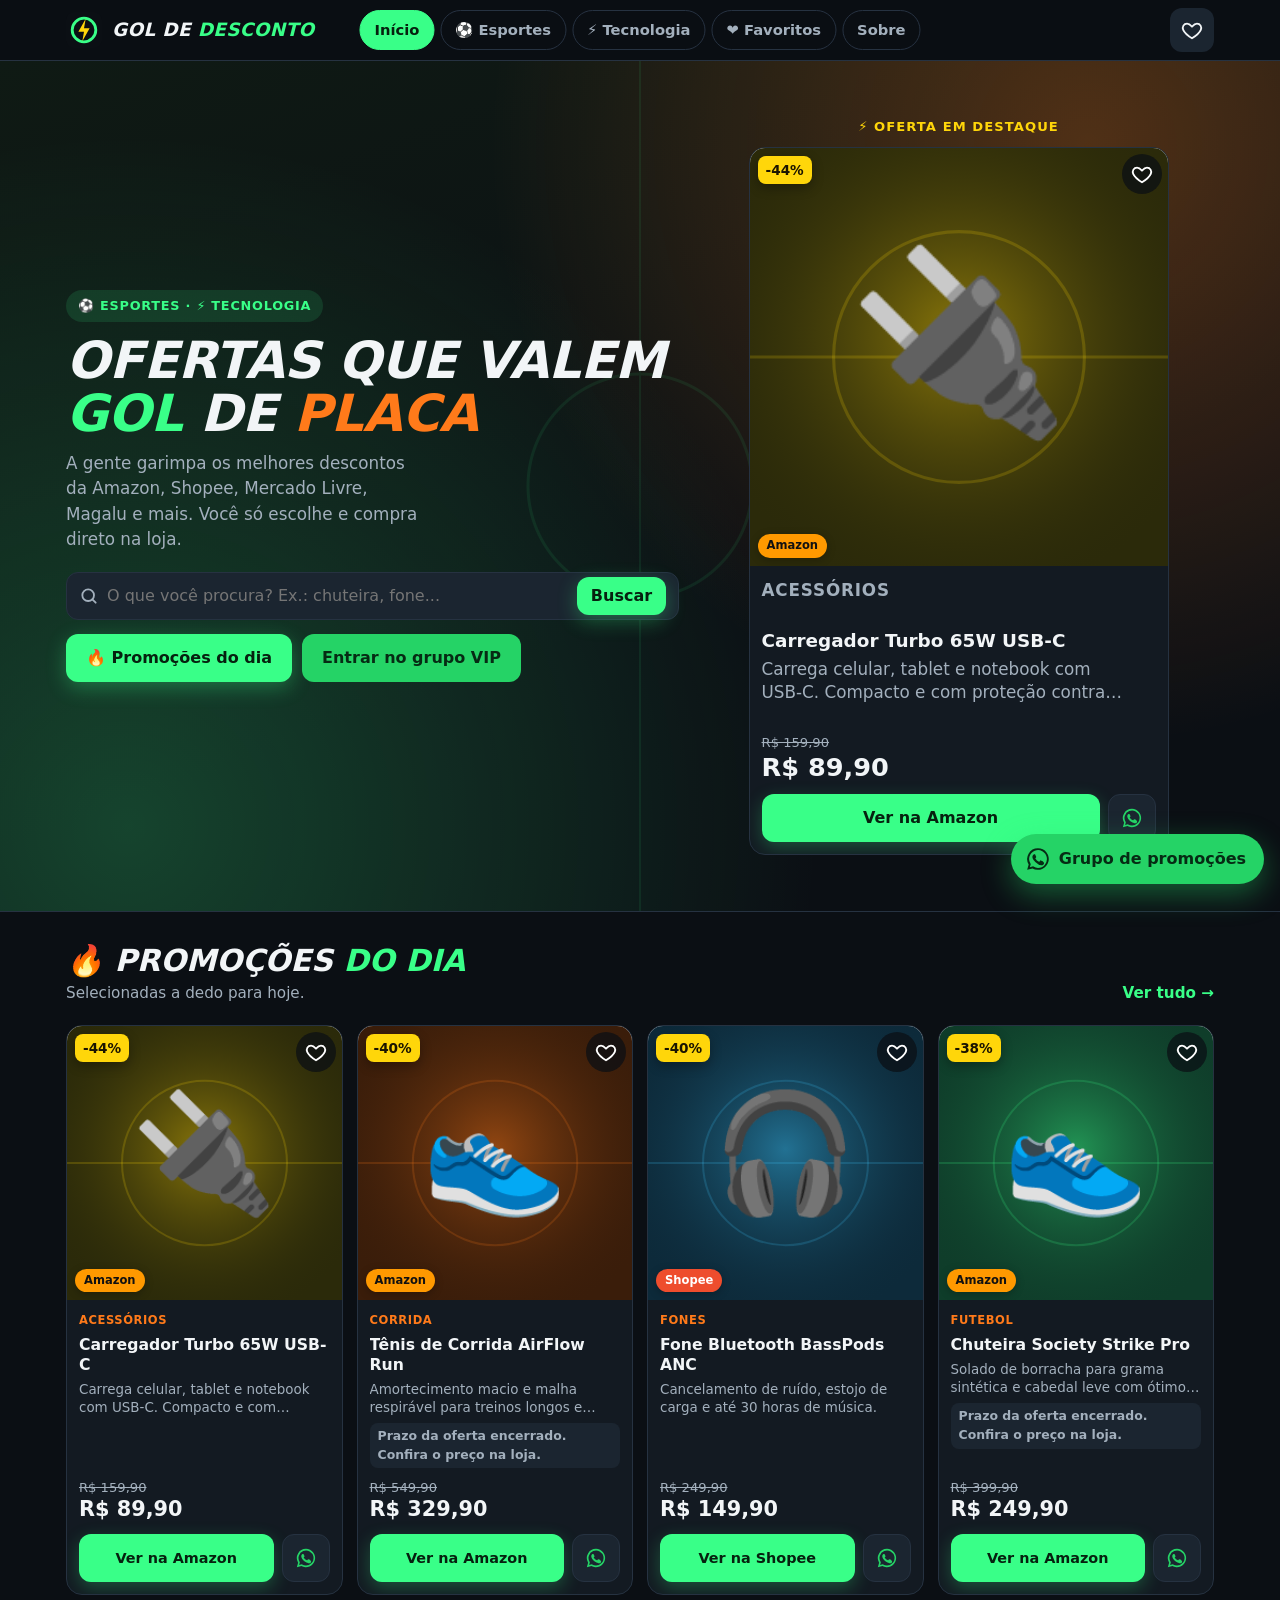
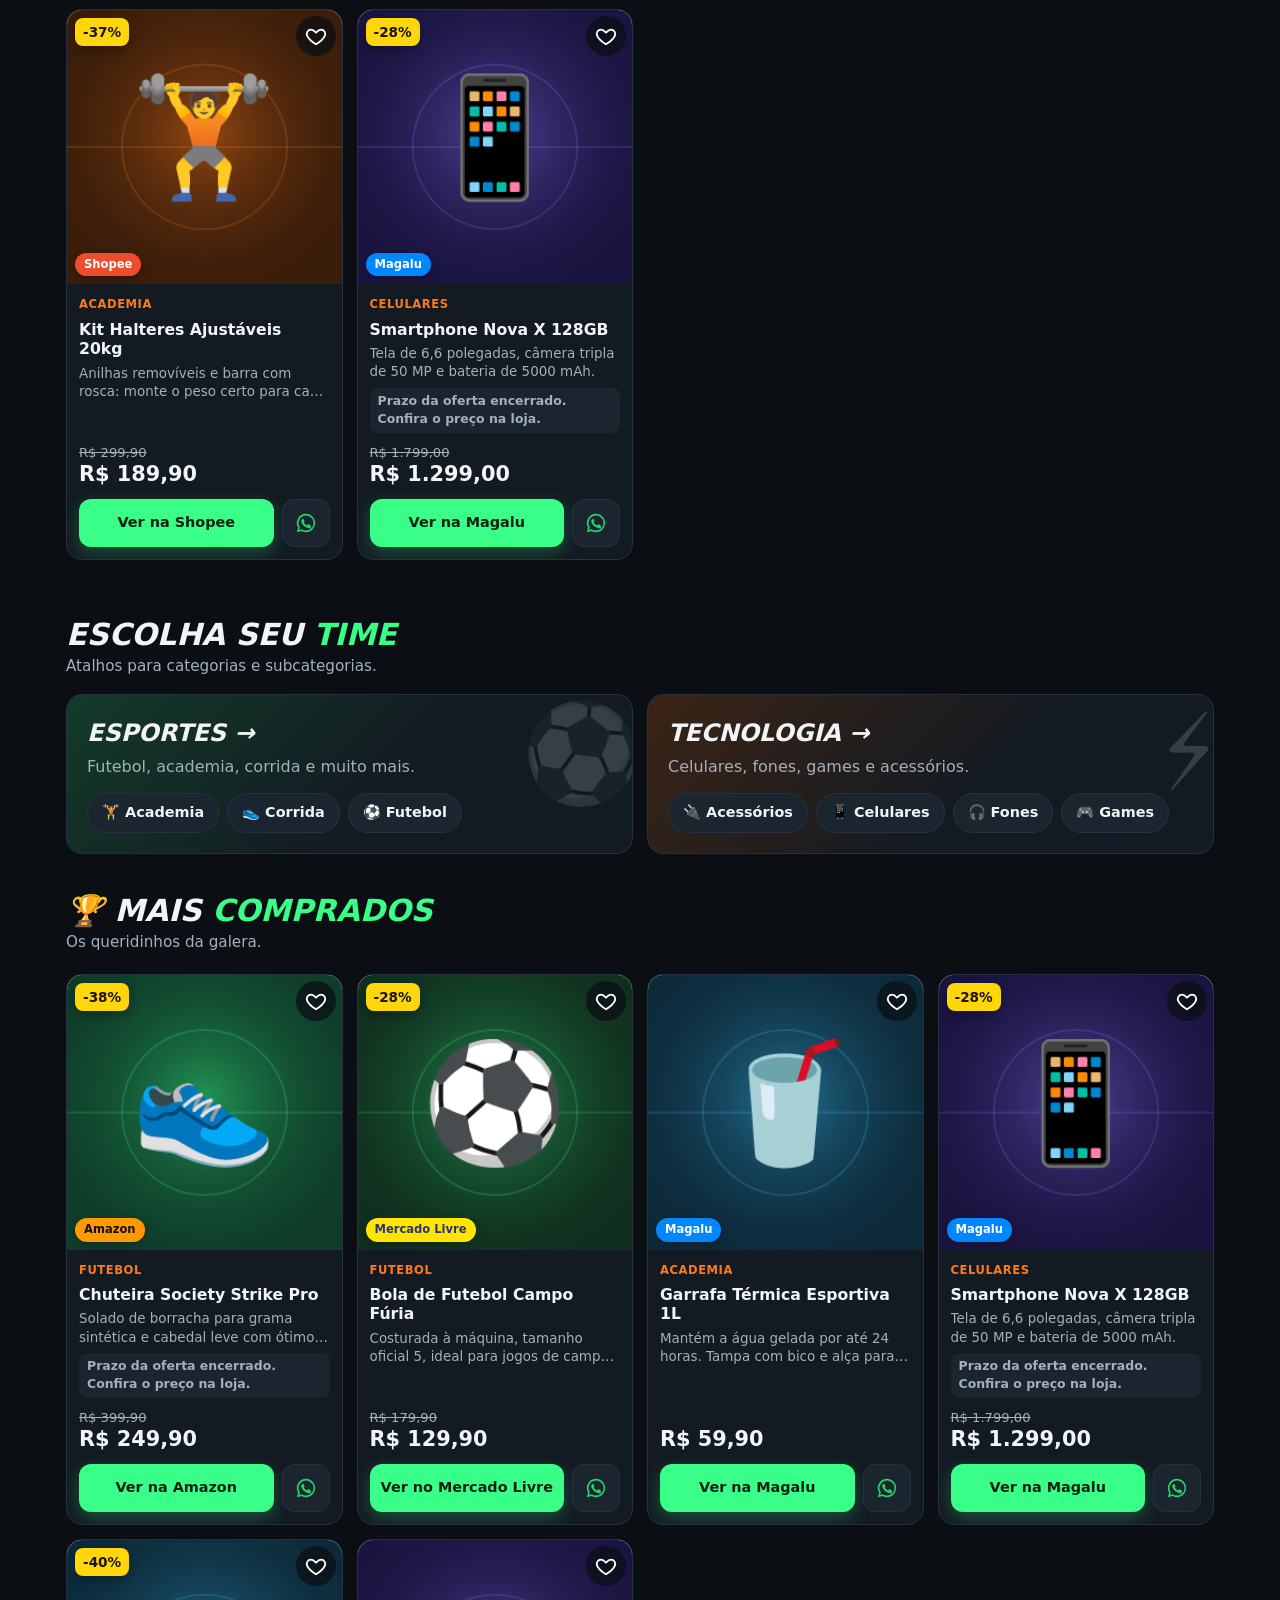
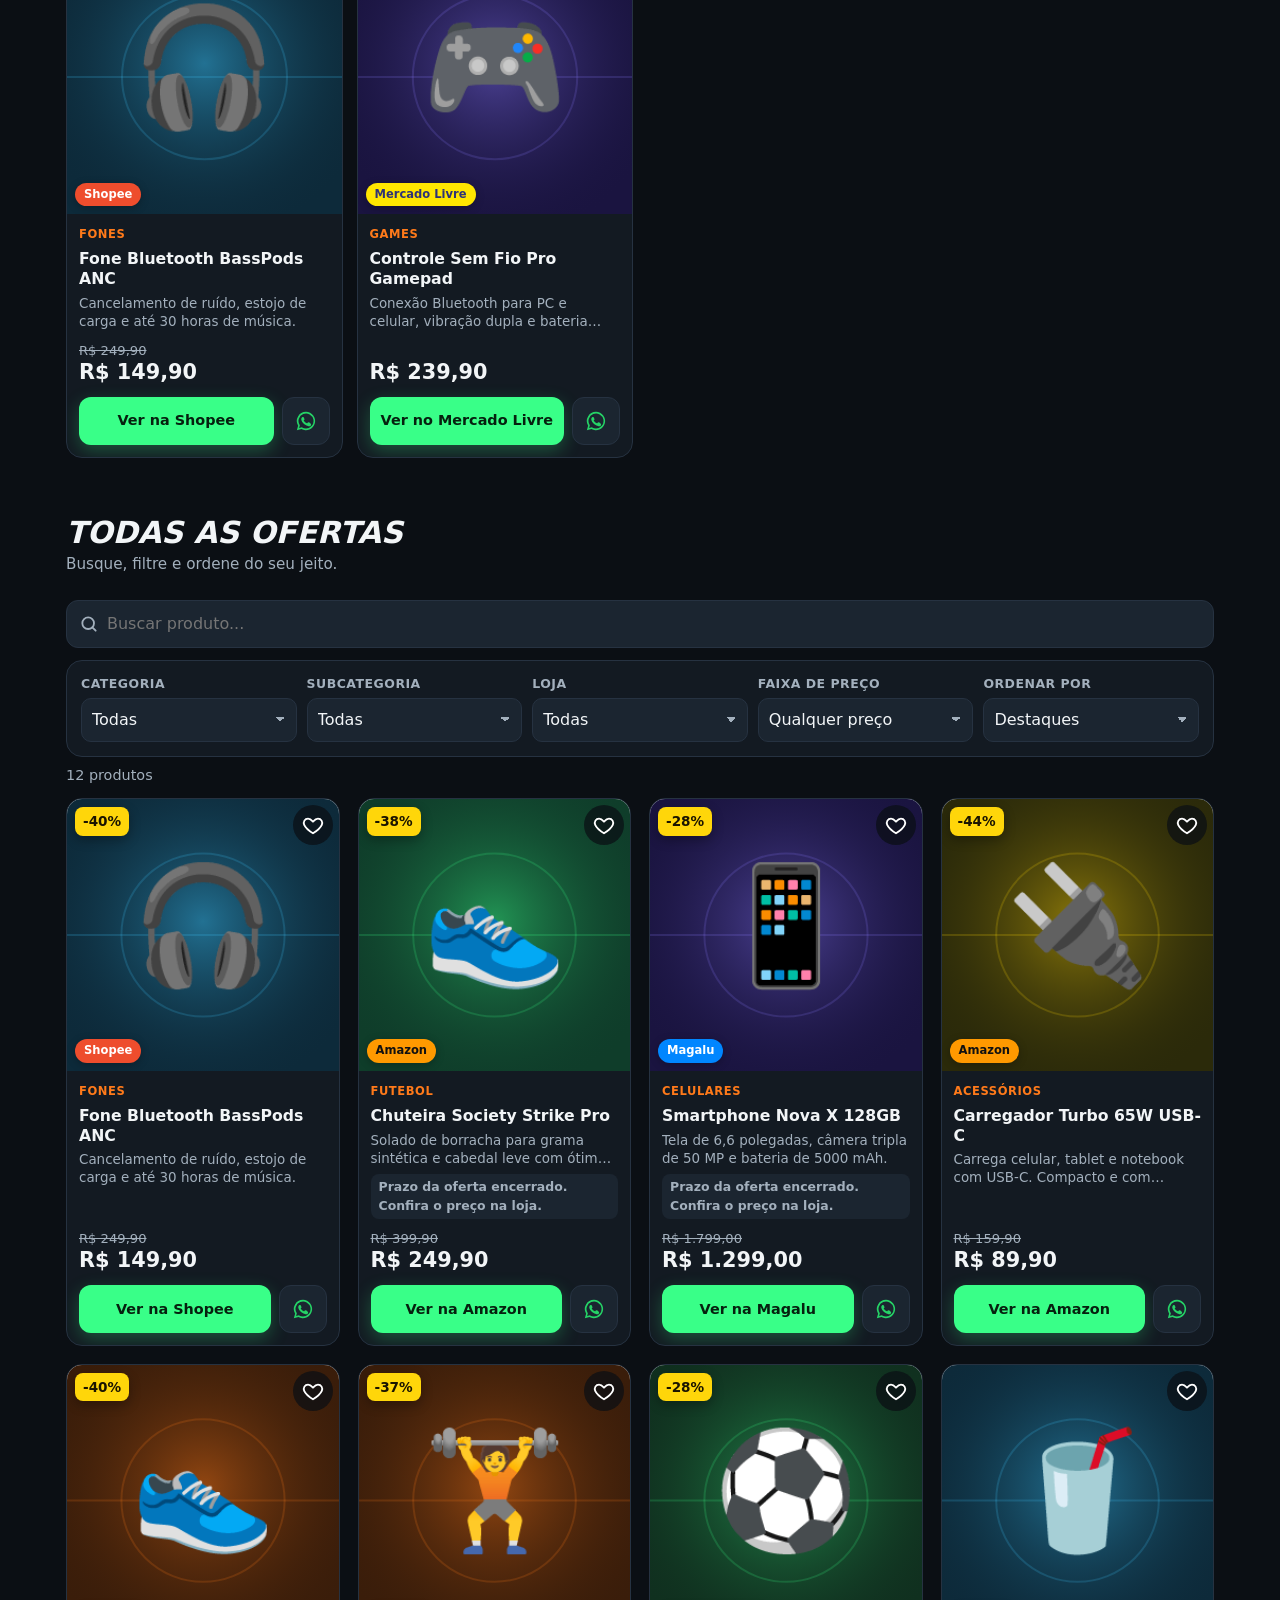
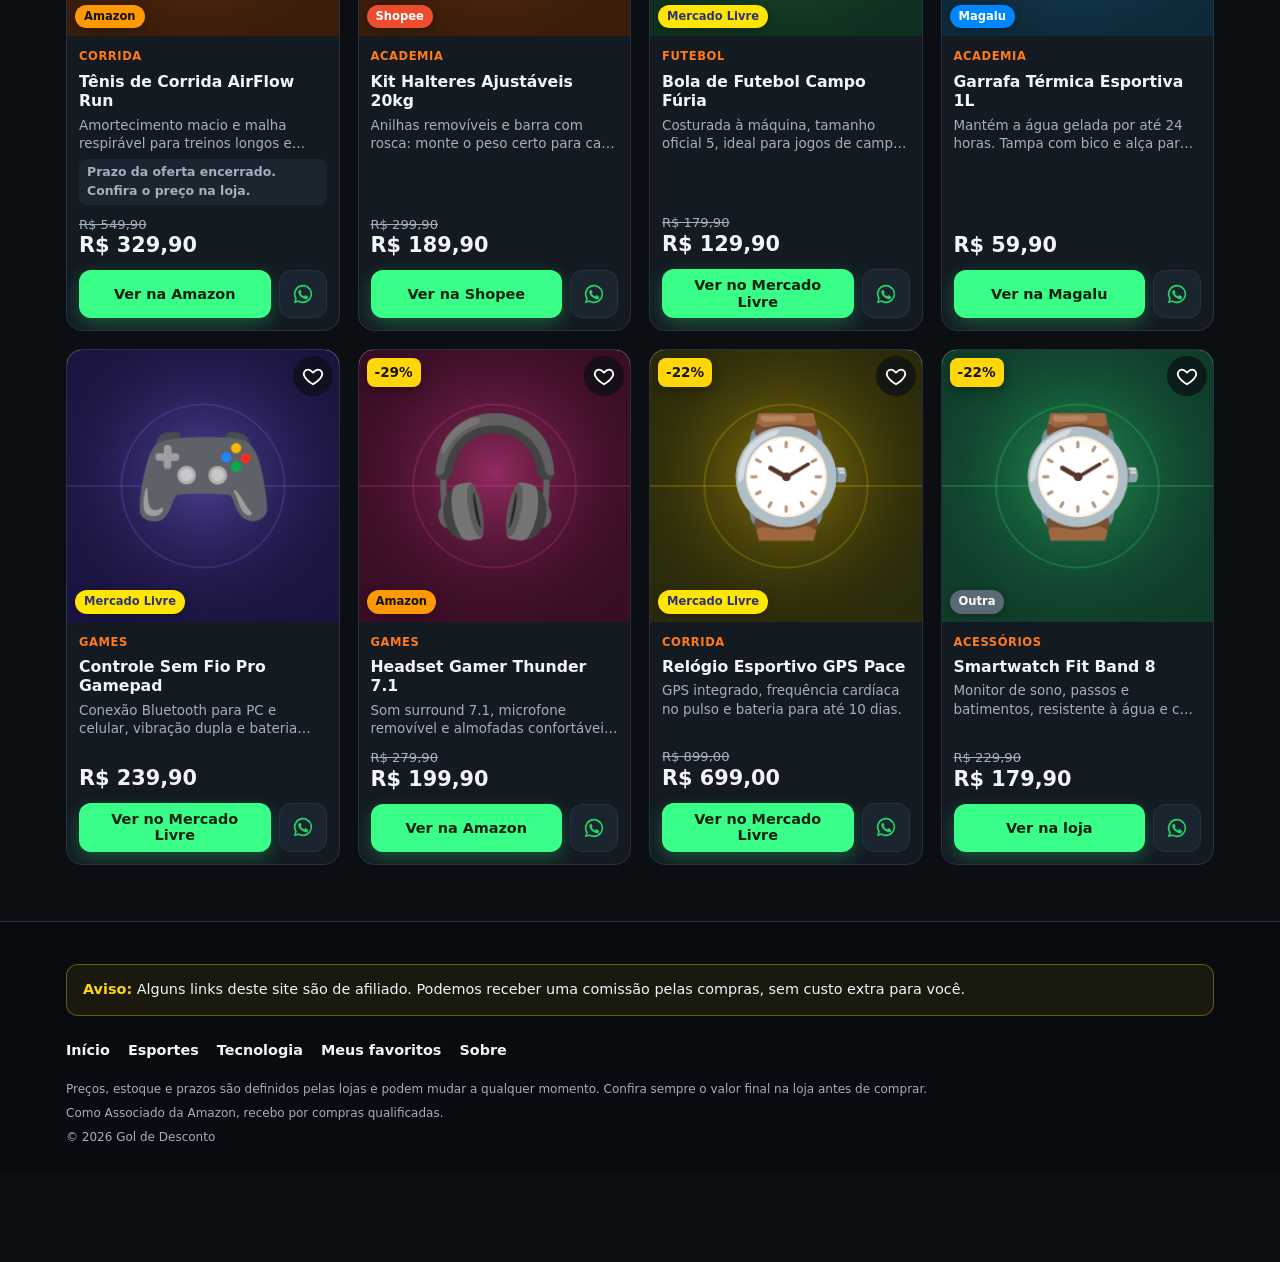
<file: index.html>
<!doctype html>
<html lang="pt-BR">
<head>
<meta charset="utf-8">
<meta name="viewport" content="width=device-width, initial-scale=1, viewport-fit=cover">
<title>Gol de Desconto | Ofertas de Esportes e Tecnologia</title>
<meta name="description" content="As melhores promoções de esportes e tecnologia na Amazon, Shopee, Mercado Livre e Magalu, num só lugar. Chuteiras, tênis, celulares, fones e games com desconto.">
<meta name="theme-color" content="#0b0f14">
<link rel="canonical" href="https://gol-de-desconto.vercel.app/">
<link rel="icon" href="img/favicon.svg" type="image/svg+xml">
<link rel="apple-touch-icon" href="img/apple-touch-icon.png">
<meta property="og:type" content="website">
<meta property="og:locale" content="pt_BR">
<meta property="og:site_name" content="Gol de Desconto">
<meta property="og:title" content="Gol de Desconto | Ofertas de Esportes e Tecnologia">
<meta property="og:description" content="As melhores promoções de esportes e tecnologia na Amazon, Shopee, Mercado Livre e Magalu, num só lugar. Chuteiras, tênis, celulares, fones e games com desconto.">
<meta property="og:url" content="https://gol-de-desconto.vercel.app/">
<meta property="og:image" content="https://gol-de-desconto.vercel.app/img/og-image.jpg">
<meta property="og:image:width" content="1200">
<meta property="og:image:height" content="630">
<meta property="og:image:alt" content="Gol de Desconto: ofertas de esportes e tecnologia">
<meta name="twitter:card" content="summary_large_image">
<link rel="stylesheet" href="css/style.css">
<script src="js/config.js" defer></script>
<script src="js/app.js" defer></script>
</head>
<body data-pagina="inicio">
<header class="topo">
  <div class="container topo-linha">
    <a class="logo" href="index.html" aria-label="Gol de Desconto: página inicial">
      <img src="img/favicon.svg" alt="" width="36" height="36">
      <span class="logo-texto">Gol de <span>Desconto</span></span>
    </a>
    <a class="topo-fav" href="favoritos.html" aria-label="Meus favoritos"><svg viewBox="0 0 24 24" aria-hidden="true" fill="none" stroke="currentColor" stroke-width="2"><path d="M12 21s-7.5-4.6-9.6-9.2C1 8.6 3 5 6.6 5c2 0 3.4 1.1 5.4 3.2C14 6.1 15.4 5 17.4 5 21 5 23 8.6 21.6 11.8 19.5 16.4 12 21 12 21z"/></svg><span class="contador-fav" hidden>0</span></a>
  </div>
  <nav class="menu" aria-label="Menu principal">
    <a href="index.html" aria-current="page">Início</a>
    <a href="esportes.html">⚽ Esportes</a>
    <a href="tecnologia.html">⚡ Tecnologia</a>
    <a href="favoritos.html">❤️ Favoritos</a>
    <a href="sobre.html">Sobre</a>
  </nav>
</header>

<main id="conteudo">
<section class="hero">
  <div class="container hero-grade">
    <div class="revelar">
      <span class="hero-etiqueta">⚽ Esportes · ⚡ Tecnologia</span>
      <h1>Ofertas que valem <em>gol</em> de <strong>placa</strong></h1>
      <p>A gente garimpa os melhores descontos da Amazon, Shopee, Mercado Livre, Magalu e mais. Você só escolhe e compra direto na loja.</p>
      <form id="form-busca-banner" class="busca" role="search" style="margin-bottom:14px">
        <svg viewBox="0 0 24 24" aria-hidden="true" fill="none" stroke="currentColor" stroke-width="2.2" stroke-linecap="round"><circle cx="11" cy="11" r="7"/><path d="m20 20-4-4"/></svg>
        <label class="sr-only" for="busca-banner">Buscar produto</label>
        <input id="busca-banner" type="search" placeholder="O que você procura? Ex.: chuteira, fone..." autocomplete="off" enterkeyhint="search">
        <button class="btn btn-primario" type="submit" style="min-height:38px;padding:6px 14px">Buscar</button>
      </form>
      <div class="hero-botoes">
        <a class="btn btn-primario" href="#promocoes">🔥 Promoções do dia</a>
        <a class="btn btn-zap-grande" data-link-grupo href="#" target="_blank" rel="noopener">Entrar no grupo VIP</a>
      </div>
    </div>
    <div id="hero-destaque" class="hero-destaque"></div>
  </div>
</section>

<div class="container">
  <section class="secao" id="promocoes" aria-labelledby="titulo-promocoes">
    <div class="secao-topo revelar">
      <div><h2 id="titulo-promocoes">🔥 Promoções <span class="destaque-texto">do dia</span></h2><p>Selecionadas a dedo para hoje.</p></div>
      <a class="link-ver-tudo" href="#catalogo">Ver tudo →</a>
    </div>
    <div class="fileira" id="promocoes-dia"></div>
  </section>

  <section class="secao" aria-labelledby="titulo-categorias">
    <div class="secao-topo revelar"><div><h2 id="titulo-categorias">Escolha seu <span class="destaque-texto">time</span></h2><p>Atalhos para categorias e subcategorias.</p></div></div>
    <div class="atalhos">
      <div class="atalho atalho-esportes revelar" data-icone="⚽">
        <h3><a href="esportes.html" style="color:inherit;text-decoration:none">Esportes →</a></h3>
        <p>Futebol, academia, corrida e muito mais.</p>
        <div class="chips" data-chips-categoria="Esportes" data-pagina-link="esportes.html"></div>
      </div>
      <div class="atalho atalho-tecnologia revelar" data-icone="⚡" style="--i:1">
        <h3><a href="tecnologia.html" style="color:inherit;text-decoration:none">Tecnologia →</a></h3>
        <p>Celulares, fones, games e acessórios.</p>
        <div class="chips" data-chips-categoria="Tecnologia" data-pagina-link="tecnologia.html"></div>
      </div>
    </div>
  </section>

  <section class="secao" id="mais" aria-labelledby="titulo-mais">
    <div class="secao-topo revelar">
      <div><h2 id="titulo-mais">🏆 Mais <span class="destaque-texto">comprados</span></h2><p>Os queridinhos da galera.</p></div>
    </div>
    <div class="fileira" id="mais-comprados"></div>
  </section>

  <section class="secao" id="catalogo" aria-labelledby="titulo-catalogo">
  <div class="secao-topo"><div><h2 id="titulo-catalogo">Todas as ofertas</h2><p>Busque, filtre e ordene do seu jeito.</p></div></div>
  <div class="barra-catalogo">
    <label class="busca"><svg viewBox="0 0 24 24" aria-hidden="true" fill="none" stroke="currentColor" stroke-width="2.2" stroke-linecap="round"><circle cx="11" cy="11" r="7"/><path d="m20 20-4-4"/></svg><span class="sr-only">Buscar produto</span><input id="f-busca" type="search" placeholder="Buscar produto..." autocomplete="off" enterkeyhint="search"></label>
    <button type="button" id="btn-filtros" class="btn btn-secundario btn-filtros" aria-expanded="false" aria-controls="painel-filtros"><svg viewBox="0 0 24 24" width="18" height="18" aria-hidden="true" fill="none" stroke="currentColor" stroke-width="2.2" stroke-linecap="round"><path d="M4 6h10M18 6h2M4 12h4M12 12h8M4 18h12M20 18h0"/><circle cx="16" cy="6" r="2"/><circle cx="10" cy="12" r="2"/><circle cx="18" cy="18" r="2"/></svg> Filtros <span class="num-filtros"></span></button>
  </div>
  <div id="painel-filtros" class="painel-filtros">
    <div class="campo"><label for="f-categoria">Categoria</label><select id="f-categoria"></select></div>
    <div class="campo"><label for="f-sub">Subcategoria</label><select id="f-sub"></select></div>
    <div class="campo"><label for="f-loja">Loja</label><select id="f-loja"></select></div>
    <div class="campo"><label for="f-preco">Faixa de preço</label>
      <select id="f-preco">
        <option value="">Qualquer preço</option>
        <option value="0-100">Até R$ 100</option>
        <option value="100-300">R$ 100 a R$ 300</option>
        <option value="300-1000">R$ 300 a R$ 1.000</option>
        <option value="1000-">Acima de R$ 1.000</option>
      </select></div>
    <div class="campo"><label for="f-ordem">Ordenar por</label>
      <select id="f-ordem">
        <option value="relevancia">Destaques</option>
        <option value="desconto">Maior desconto</option>
        <option value="menor-preco">Menor preço</option>
        <option value="mais-comprados">Mais comprados</option>
      </select></div>
  </div>
  <div class="info-resultados"><span id="contagem" aria-live="polite"></span><button type="button" class="btn-link" id="limpar-filtros" hidden>Limpar filtros</button></div>
  <div class="grade" id="grade-catalogo"></div>
</section>

</div>
</main>

<footer class="rodape">
  <div class="container">
    <p class="aviso-afiliado"><strong>Aviso:</strong> Alguns links deste site são de afiliado. Podemos receber uma comissão pelas compras, sem custo extra para você.</p>
    <nav aria-label="Rodapé">
      <a href="index.html">Início</a>
      <a href="esportes.html">Esportes</a>
      <a href="tecnologia.html">Tecnologia</a>
      <a href="favoritos.html">Meus favoritos</a>
      <a href="sobre.html">Sobre</a>
    </nav>
    <small>Preços, estoque e prazos são definidos pelas lojas e podem mudar a qualquer momento. Confira sempre o valor final na loja antes de comprar.</small>
    <small>Como Associado da Amazon, recebo por compras qualificadas.</small>
    <small>© <span data-ano>2026</span> Gol de Desconto</small>
  </div>
</footer>
<noscript><p style="text-align:center;padding:16px">Ative o JavaScript para ver as ofertas.</p></noscript>
</body>
</html>
</file>
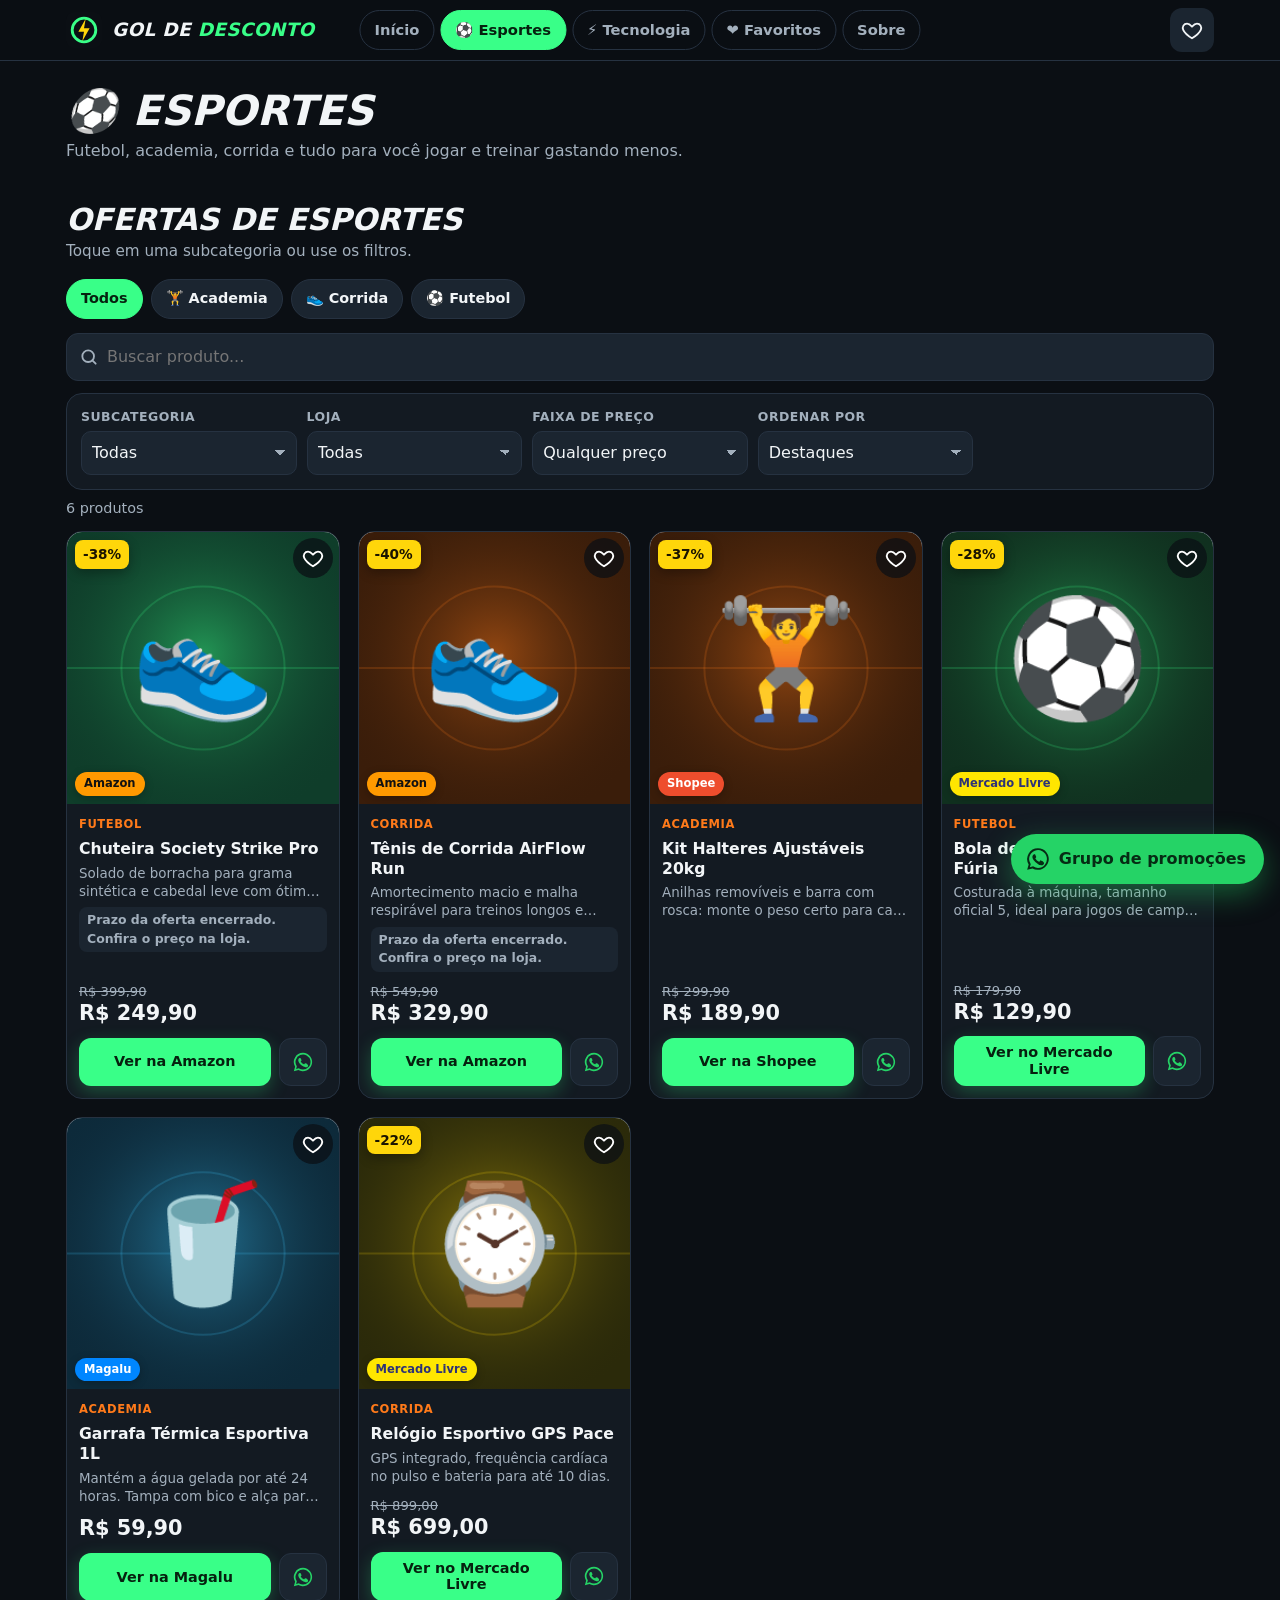
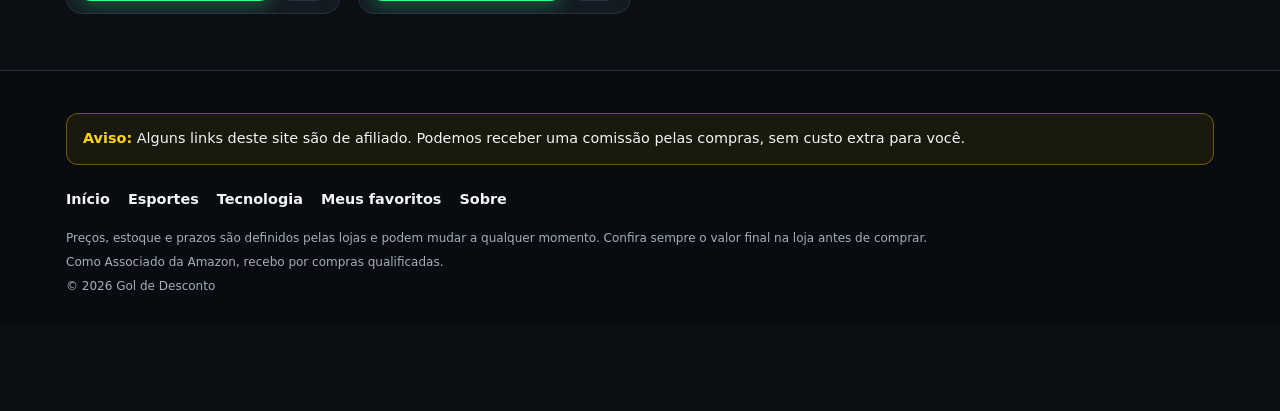
<file: esportes.html>
<!doctype html>
<html lang="pt-BR">
<head>
<meta charset="utf-8">
<meta name="viewport" content="width=device-width, initial-scale=1, viewport-fit=cover">
<title>Esportes em oferta | Gol de Desconto</title>
<meta name="description" content="Ofertas de esportes: chuteiras, bolas, tênis de corrida, equipamentos de academia e mais, com desconto na Amazon, Shopee, Mercado Livre e Magalu.">
<meta name="theme-color" content="#0b0f14">
<link rel="canonical" href="https://gol-de-desconto.vercel.app/esportes.html">
<link rel="icon" href="img/favicon.svg" type="image/svg+xml">
<link rel="apple-touch-icon" href="img/apple-touch-icon.png">
<meta property="og:type" content="website">
<meta property="og:locale" content="pt_BR">
<meta property="og:site_name" content="Gol de Desconto">
<meta property="og:title" content="Esportes em oferta | Gol de Desconto">
<meta property="og:description" content="Ofertas de esportes: chuteiras, bolas, tênis de corrida, equipamentos de academia e mais, com desconto na Amazon, Shopee, Mercado Livre e Magalu.">
<meta property="og:url" content="https://gol-de-desconto.vercel.app/esportes.html">
<meta property="og:image" content="https://gol-de-desconto.vercel.app/img/og-image.jpg">
<meta property="og:image:width" content="1200">
<meta property="og:image:height" content="630">
<meta property="og:image:alt" content="Gol de Desconto: ofertas de esportes e tecnologia">
<meta name="twitter:card" content="summary_large_image">
<link rel="stylesheet" href="css/style.css">
<script src="js/config.js" defer></script>
<script src="js/app.js" defer></script>
</head>
<body data-pagina="esportes" data-categoria="Esportes">
<header class="topo">
  <div class="container topo-linha">
    <a class="logo" href="index.html" aria-label="Gol de Desconto: página inicial">
      <img src="img/favicon.svg" alt="" width="36" height="36">
      <span class="logo-texto">Gol de <span>Desconto</span></span>
    </a>
    <a class="topo-fav" href="favoritos.html" aria-label="Meus favoritos"><svg viewBox="0 0 24 24" aria-hidden="true" fill="none" stroke="currentColor" stroke-width="2"><path d="M12 21s-7.5-4.6-9.6-9.2C1 8.6 3 5 6.6 5c2 0 3.4 1.1 5.4 3.2C14 6.1 15.4 5 17.4 5 21 5 23 8.6 21.6 11.8 19.5 16.4 12 21 12 21z"/></svg><span class="contador-fav" hidden>0</span></a>
  </div>
  <nav class="menu" aria-label="Menu principal">
    <a href="index.html">Início</a>
    <a href="esportes.html" aria-current="page">⚽ Esportes</a>
    <a href="tecnologia.html">⚡ Tecnologia</a>
    <a href="favoritos.html">❤️ Favoritos</a>
    <a href="sobre.html">Sobre</a>
  </nav>
</header>

<main id="conteudo" class="container">
  <div class="cabecalho-pagina revelar">
    <h1>⚽ Esportes</h1>
    <p>Futebol, academia, corrida e tudo para você jogar e treinar gastando menos.</p>
  </div>
  <section class="secao" id="catalogo" aria-labelledby="titulo-catalogo">
  <div class="secao-topo"><div><h2 id="titulo-catalogo">Ofertas de Esportes</h2><p>Toque em uma subcategoria ou use os filtros.</p></div></div>
  <div class="chips chips-rolagem" id="chips-sub" aria-label="Subcategorias"></div>
  <div class="barra-catalogo">
    <label class="busca"><svg viewBox="0 0 24 24" aria-hidden="true" fill="none" stroke="currentColor" stroke-width="2.2" stroke-linecap="round"><circle cx="11" cy="11" r="7"/><path d="m20 20-4-4"/></svg><span class="sr-only">Buscar produto</span><input id="f-busca" type="search" placeholder="Buscar produto..." autocomplete="off" enterkeyhint="search"></label>
    <button type="button" id="btn-filtros" class="btn btn-secundario btn-filtros" aria-expanded="false" aria-controls="painel-filtros"><svg viewBox="0 0 24 24" width="18" height="18" aria-hidden="true" fill="none" stroke="currentColor" stroke-width="2.2" stroke-linecap="round"><path d="M4 6h10M18 6h2M4 12h4M12 12h8M4 18h12M20 18h0"/><circle cx="16" cy="6" r="2"/><circle cx="10" cy="12" r="2"/><circle cx="18" cy="18" r="2"/></svg> Filtros <span class="num-filtros"></span></button>
  </div>
  <div id="painel-filtros" class="painel-filtros">
    <div class="campo"><label for="f-sub">Subcategoria</label><select id="f-sub"></select></div>
    <div class="campo"><label for="f-loja">Loja</label><select id="f-loja"></select></div>
    <div class="campo"><label for="f-preco">Faixa de preço</label>
      <select id="f-preco">
        <option value="">Qualquer preço</option>
        <option value="0-100">Até R$ 100</option>
        <option value="100-300">R$ 100 a R$ 300</option>
        <option value="300-1000">R$ 300 a R$ 1.000</option>
        <option value="1000-">Acima de R$ 1.000</option>
      </select></div>
    <div class="campo"><label for="f-ordem">Ordenar por</label>
      <select id="f-ordem">
        <option value="relevancia">Destaques</option>
        <option value="desconto">Maior desconto</option>
        <option value="menor-preco">Menor preço</option>
        <option value="mais-comprados">Mais comprados</option>
      </select></div>
  </div>
  <div class="info-resultados"><span id="contagem" aria-live="polite"></span><button type="button" class="btn-link" id="limpar-filtros" hidden>Limpar filtros</button></div>
  <div class="grade" id="grade-catalogo"></div>
</section>

</main>

<footer class="rodape">
  <div class="container">
    <p class="aviso-afiliado"><strong>Aviso:</strong> Alguns links deste site são de afiliado. Podemos receber uma comissão pelas compras, sem custo extra para você.</p>
    <nav aria-label="Rodapé">
      <a href="index.html">Início</a>
      <a href="esportes.html">Esportes</a>
      <a href="tecnologia.html">Tecnologia</a>
      <a href="favoritos.html">Meus favoritos</a>
      <a href="sobre.html">Sobre</a>
    </nav>
    <small>Preços, estoque e prazos são definidos pelas lojas e podem mudar a qualquer momento. Confira sempre o valor final na loja antes de comprar.</small>
    <small>Como Associado da Amazon, recebo por compras qualificadas.</small>
    <small>© <span data-ano>2026</span> Gol de Desconto</small>
  </div>
</footer>
<noscript><p style="text-align:center;padding:16px">Ative o JavaScript para ver as ofertas.</p></noscript>
</body>
</html>
</file>
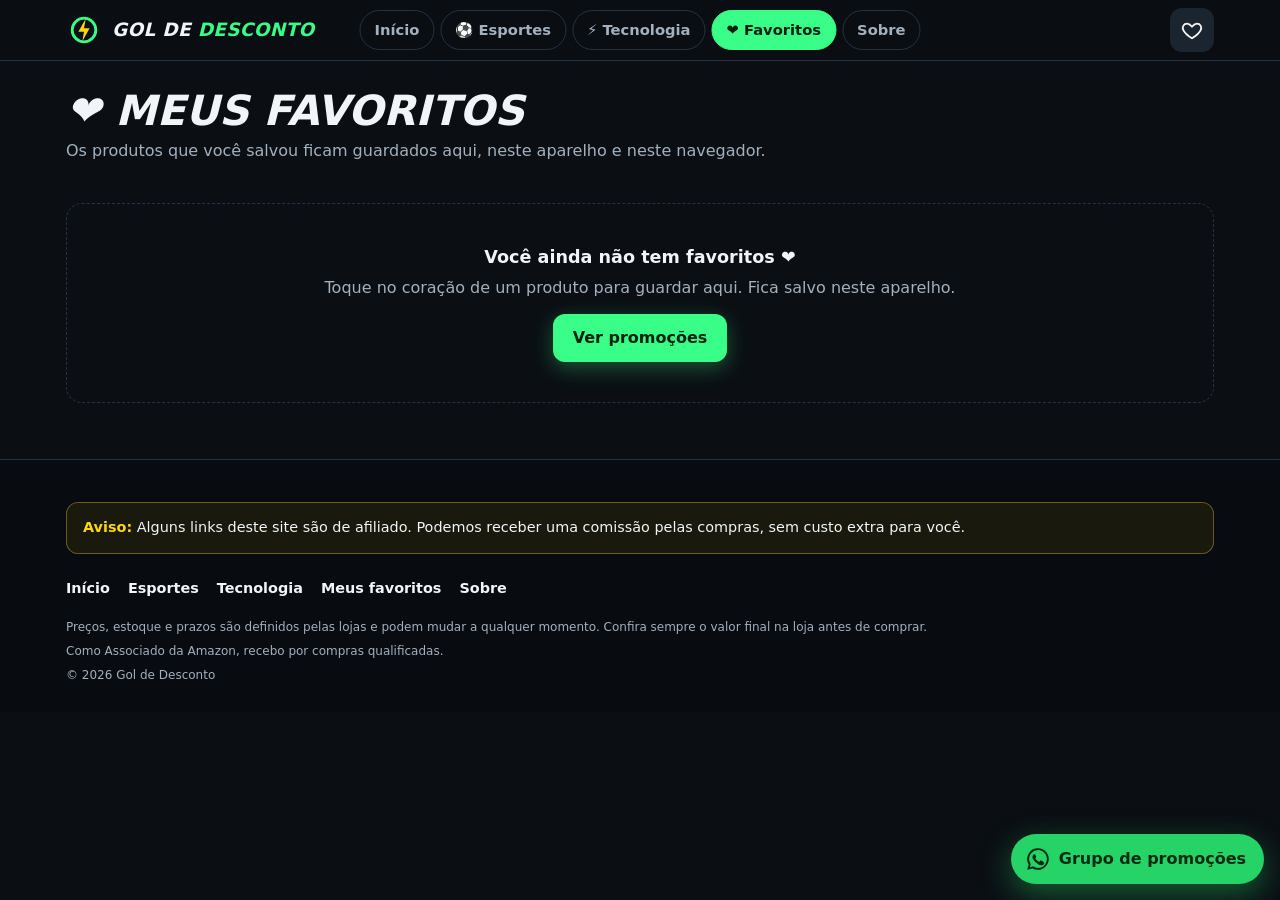
<file: favoritos.html>
<!doctype html>
<html lang="pt-BR">
<head>
<meta charset="utf-8">
<meta name="viewport" content="width=device-width, initial-scale=1, viewport-fit=cover">
<title>Meus favoritos | Gol de Desconto</title>
<meta name="description" content="Seus produtos favoritos do Gol de Desconto, salvos neste aparelho.">
<meta name="theme-color" content="#0b0f14">
<meta name="robots" content="noindex">
<link rel="canonical" href="https://gol-de-desconto.vercel.app/favoritos.html">
<link rel="icon" href="img/favicon.svg" type="image/svg+xml">
<link rel="apple-touch-icon" href="img/apple-touch-icon.png">
<meta property="og:type" content="website">
<meta property="og:locale" content="pt_BR">
<meta property="og:site_name" content="Gol de Desconto">
<meta property="og:title" content="Meus favoritos | Gol de Desconto">
<meta property="og:description" content="Seus produtos favoritos do Gol de Desconto, salvos neste aparelho.">
<meta property="og:url" content="https://gol-de-desconto.vercel.app/favoritos.html">
<meta property="og:image" content="https://gol-de-desconto.vercel.app/img/og-image.jpg">
<meta property="og:image:width" content="1200">
<meta property="og:image:height" content="630">
<meta property="og:image:alt" content="Gol de Desconto: ofertas de esportes e tecnologia">
<meta name="twitter:card" content="summary_large_image">
<link rel="stylesheet" href="css/style.css">
<script src="js/config.js" defer></script>
<script src="js/app.js" defer></script>
</head>
<body data-pagina="favoritos">
<header class="topo">
  <div class="container topo-linha">
    <a class="logo" href="index.html" aria-label="Gol de Desconto: página inicial">
      <img src="img/favicon.svg" alt="" width="36" height="36">
      <span class="logo-texto">Gol de <span>Desconto</span></span>
    </a>
    <a class="topo-fav" href="favoritos.html" aria-label="Meus favoritos"><svg viewBox="0 0 24 24" aria-hidden="true" fill="none" stroke="currentColor" stroke-width="2"><path d="M12 21s-7.5-4.6-9.6-9.2C1 8.6 3 5 6.6 5c2 0 3.4 1.1 5.4 3.2C14 6.1 15.4 5 17.4 5 21 5 23 8.6 21.6 11.8 19.5 16.4 12 21 12 21z"/></svg><span class="contador-fav" hidden>0</span></a>
  </div>
  <nav class="menu" aria-label="Menu principal">
    <a href="index.html">Início</a>
    <a href="esportes.html">⚽ Esportes</a>
    <a href="tecnologia.html">⚡ Tecnologia</a>
    <a href="favoritos.html" aria-current="page">❤️ Favoritos</a>
    <a href="sobre.html">Sobre</a>
  </nav>
</header>

<main id="conteudo" class="container">
  <div class="cabecalho-pagina revelar">
    <h1>❤️ Meus favoritos</h1>
    <p>Os produtos que você salvou ficam guardados aqui, neste aparelho e neste navegador.</p>
  </div>
  <section class="secao" aria-label="Produtos favoritos">
    <div class="grade" id="grade-favoritos"></div>
  </section>
</main>

<footer class="rodape">
  <div class="container">
    <p class="aviso-afiliado"><strong>Aviso:</strong> Alguns links deste site são de afiliado. Podemos receber uma comissão pelas compras, sem custo extra para você.</p>
    <nav aria-label="Rodapé">
      <a href="index.html">Início</a>
      <a href="esportes.html">Esportes</a>
      <a href="tecnologia.html">Tecnologia</a>
      <a href="favoritos.html">Meus favoritos</a>
      <a href="sobre.html">Sobre</a>
    </nav>
    <small>Preços, estoque e prazos são definidos pelas lojas e podem mudar a qualquer momento. Confira sempre o valor final na loja antes de comprar.</small>
    <small>Como Associado da Amazon, recebo por compras qualificadas.</small>
    <small>© <span data-ano>2026</span> Gol de Desconto</small>
  </div>
</footer>
<noscript><p style="text-align:center;padding:16px">Ative o JavaScript para ver as ofertas.</p></noscript>
</body>
</html>
</file>
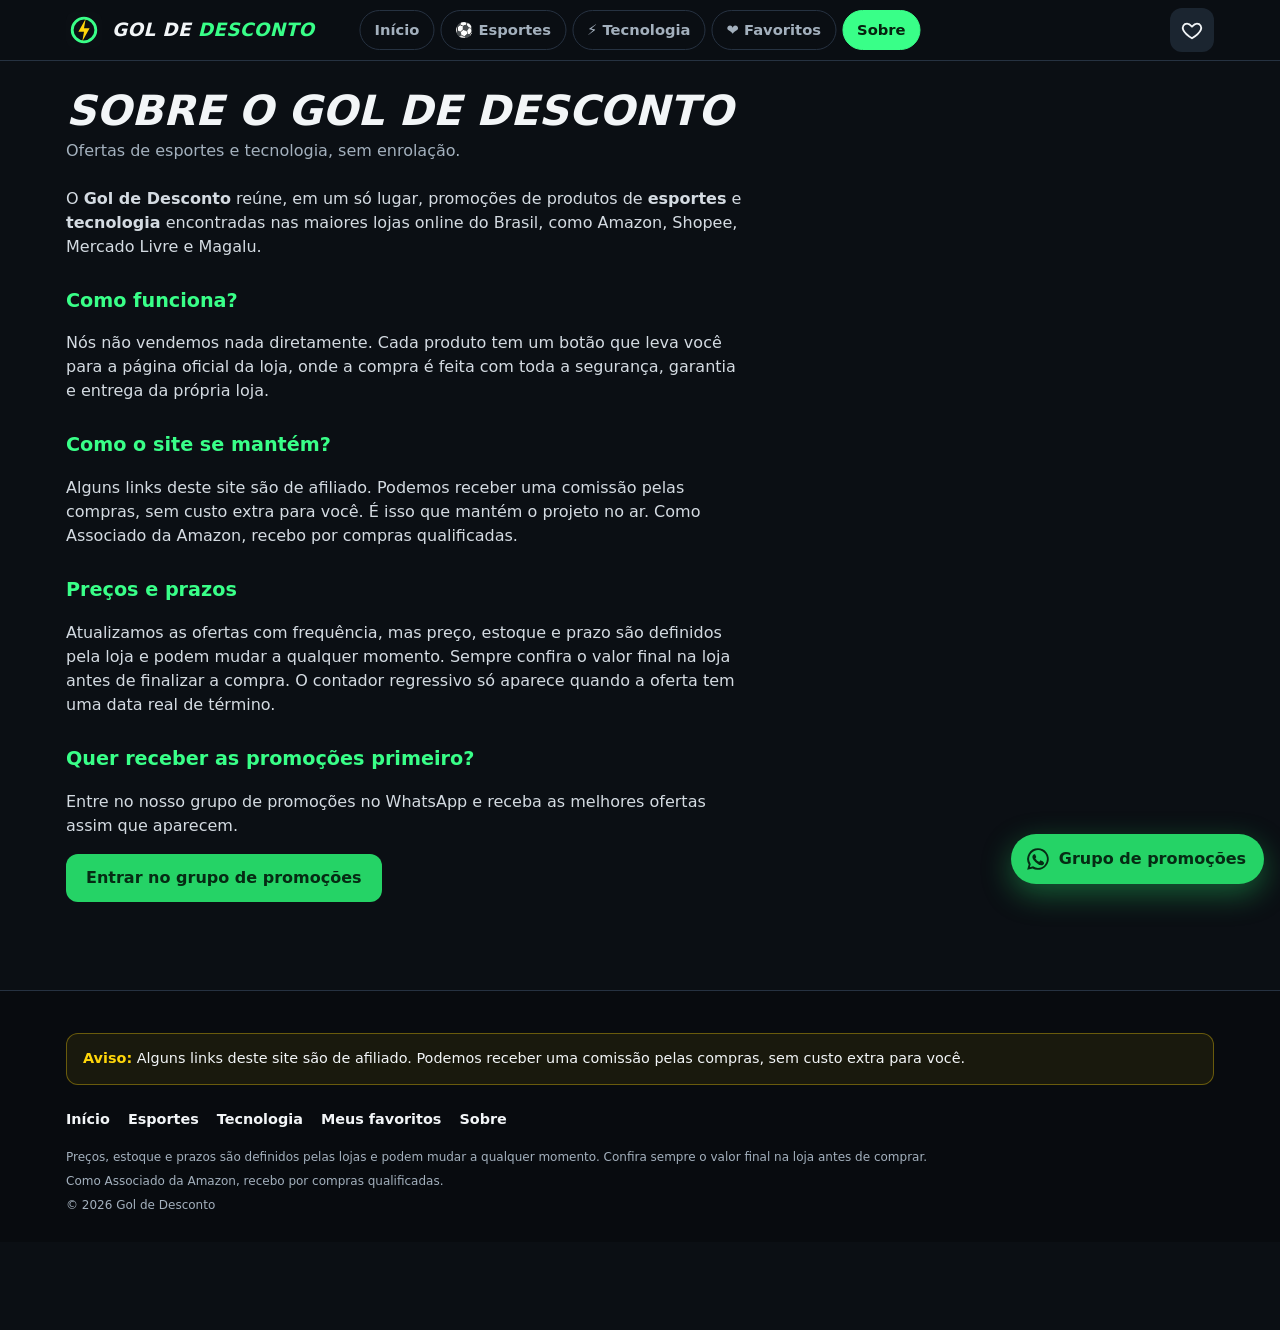
<file: sobre.html>
<!doctype html>
<html lang="pt-BR">
<head>
<meta charset="utf-8">
<meta name="viewport" content="width=device-width, initial-scale=1, viewport-fit=cover">
<title>Sobre | Gol de Desconto</title>
<meta name="description" content="Conheça o Gol de Desconto: um site que reúne as melhores ofertas de esportes e tecnologia das grandes lojas online.">
<meta name="theme-color" content="#0b0f14">
<link rel="canonical" href="https://gol-de-desconto.vercel.app/sobre.html">
<link rel="icon" href="img/favicon.svg" type="image/svg+xml">
<link rel="apple-touch-icon" href="img/apple-touch-icon.png">
<meta property="og:type" content="website">
<meta property="og:locale" content="pt_BR">
<meta property="og:site_name" content="Gol de Desconto">
<meta property="og:title" content="Sobre | Gol de Desconto">
<meta property="og:description" content="Conheça o Gol de Desconto: um site que reúne as melhores ofertas de esportes e tecnologia das grandes lojas online.">
<meta property="og:url" content="https://gol-de-desconto.vercel.app/sobre.html">
<meta property="og:image" content="https://gol-de-desconto.vercel.app/img/og-image.jpg">
<meta property="og:image:width" content="1200">
<meta property="og:image:height" content="630">
<meta property="og:image:alt" content="Gol de Desconto: ofertas de esportes e tecnologia">
<meta name="twitter:card" content="summary_large_image">
<link rel="stylesheet" href="css/style.css">
<script src="js/config.js" defer></script>
<script src="js/app.js" defer></script>
</head>
<body data-pagina="sobre">
<header class="topo">
  <div class="container topo-linha">
    <a class="logo" href="index.html" aria-label="Gol de Desconto: página inicial">
      <img src="img/favicon.svg" alt="" width="36" height="36">
      <span class="logo-texto">Gol de <span>Desconto</span></span>
    </a>
    <a class="topo-fav" href="favoritos.html" aria-label="Meus favoritos"><svg viewBox="0 0 24 24" aria-hidden="true" fill="none" stroke="currentColor" stroke-width="2"><path d="M12 21s-7.5-4.6-9.6-9.2C1 8.6 3 5 6.6 5c2 0 3.4 1.1 5.4 3.2C14 6.1 15.4 5 17.4 5 21 5 23 8.6 21.6 11.8 19.5 16.4 12 21 12 21z"/></svg><span class="contador-fav" hidden>0</span></a>
  </div>
  <nav class="menu" aria-label="Menu principal">
    <a href="index.html">Início</a>
    <a href="esportes.html">⚽ Esportes</a>
    <a href="tecnologia.html">⚡ Tecnologia</a>
    <a href="favoritos.html">❤️ Favoritos</a>
    <a href="sobre.html" aria-current="page">Sobre</a>
  </nav>
</header>

<main id="conteudo" class="container">
  <div class="cabecalho-pagina revelar">
    <h1>Sobre o Gol de Desconto</h1>
    <p>Ofertas de esportes e tecnologia, sem enrolação.</p>
  </div>
  <article class="texto-pagina revelar">
    <p>O <strong>Gol de Desconto</strong> reúne, em um só lugar, promoções de produtos de <strong>esportes</strong> e <strong>tecnologia</strong> encontradas nas maiores lojas online do Brasil, como Amazon, Shopee, Mercado Livre e Magalu.</p>

    <h2>Como funciona?</h2>
    <p>Nós não vendemos nada diretamente. Cada produto tem um botão que leva você para a página oficial da loja, onde a compra é feita com toda a segurança, garantia e entrega da própria loja.</p>

    <h2>Como o site se mantém?</h2>
    <p>Alguns links deste site são de afiliado. Podemos receber uma comissão pelas compras, sem custo extra para você. É isso que mantém o projeto no ar. Como Associado da Amazon, recebo por compras qualificadas.</p>

    <h2>Preços e prazos</h2>
    <p>Atualizamos as ofertas com frequência, mas preço, estoque e prazo são definidos pela loja e podem mudar a qualquer momento. Sempre confira o valor final na loja antes de finalizar a compra. O contador regressivo só aparece quando a oferta tem uma data real de término.</p>

    <h2>Quer receber as promoções primeiro?</h2>
    <p>Entre no nosso grupo de promoções no WhatsApp e receba as melhores ofertas assim que aparecem.</p>
    <p><a class="btn btn-zap-grande" data-link-grupo href="#" target="_blank" rel="noopener">Entrar no grupo de promoções</a></p>
  </article>
</main>

<footer class="rodape">
  <div class="container">
    <p class="aviso-afiliado"><strong>Aviso:</strong> Alguns links deste site são de afiliado. Podemos receber uma comissão pelas compras, sem custo extra para você.</p>
    <nav aria-label="Rodapé">
      <a href="index.html">Início</a>
      <a href="esportes.html">Esportes</a>
      <a href="tecnologia.html">Tecnologia</a>
      <a href="favoritos.html">Meus favoritos</a>
      <a href="sobre.html">Sobre</a>
    </nav>
    <small>Preços, estoque e prazos são definidos pelas lojas e podem mudar a qualquer momento. Confira sempre o valor final na loja antes de comprar.</small>
    <small>Como Associado da Amazon, recebo por compras qualificadas.</small>
    <small>© <span data-ano>2026</span> Gol de Desconto</small>
  </div>
</footer>
<noscript><p style="text-align:center;padding:16px">Ative o JavaScript para ver as ofertas.</p></noscript>
</body>
</html>
</file>
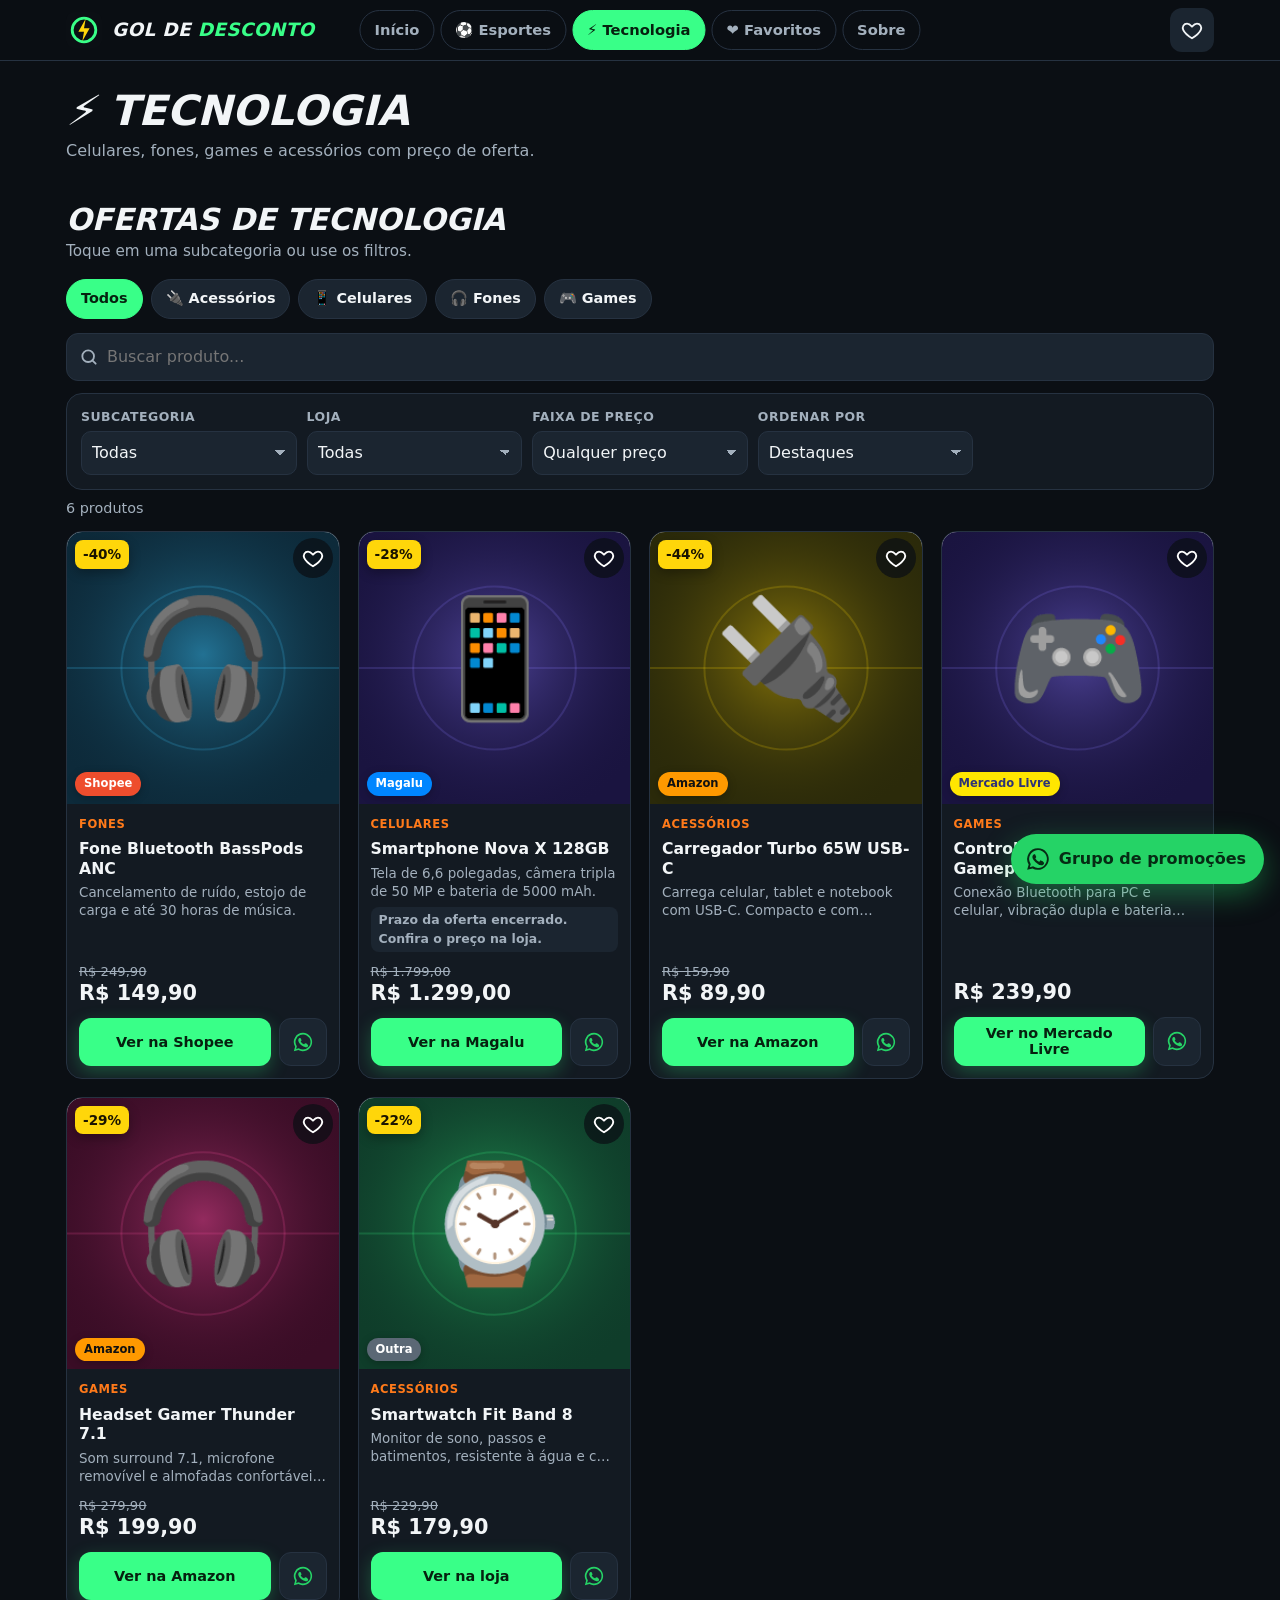
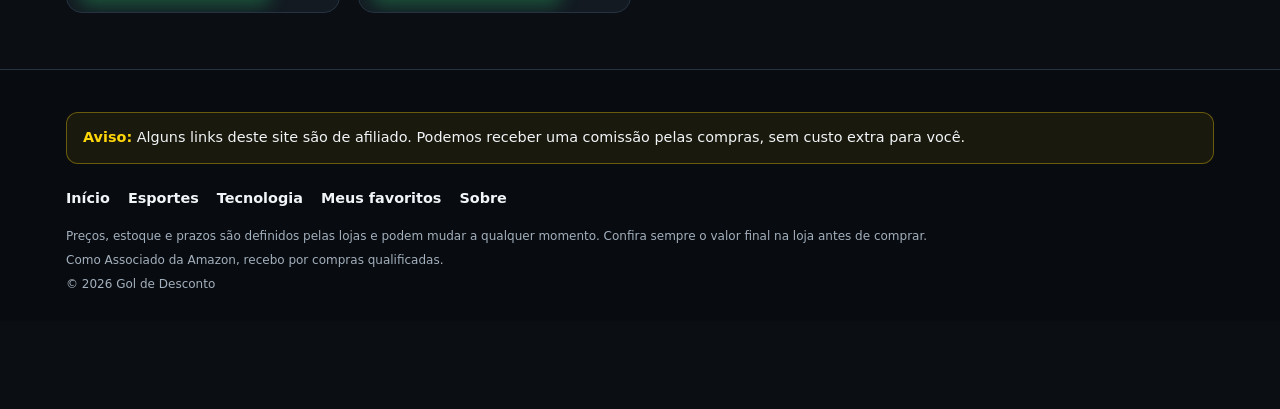
<file: tecnologia.html>
<!doctype html>
<html lang="pt-BR">
<head>
<meta charset="utf-8">
<meta name="viewport" content="width=device-width, initial-scale=1, viewport-fit=cover">
<title>Tecnologia em oferta | Gol de Desconto</title>
<meta name="description" content="Ofertas de tecnologia: celulares, fones bluetooth, games e acessórios com desconto na Amazon, Shopee, Mercado Livre e Magalu.">
<meta name="theme-color" content="#0b0f14">
<link rel="canonical" href="https://gol-de-desconto.vercel.app/tecnologia.html">
<link rel="icon" href="img/favicon.svg" type="image/svg+xml">
<link rel="apple-touch-icon" href="img/apple-touch-icon.png">
<meta property="og:type" content="website">
<meta property="og:locale" content="pt_BR">
<meta property="og:site_name" content="Gol de Desconto">
<meta property="og:title" content="Tecnologia em oferta | Gol de Desconto">
<meta property="og:description" content="Ofertas de tecnologia: celulares, fones bluetooth, games e acessórios com desconto na Amazon, Shopee, Mercado Livre e Magalu.">
<meta property="og:url" content="https://gol-de-desconto.vercel.app/tecnologia.html">
<meta property="og:image" content="https://gol-de-desconto.vercel.app/img/og-image.jpg">
<meta property="og:image:width" content="1200">
<meta property="og:image:height" content="630">
<meta property="og:image:alt" content="Gol de Desconto: ofertas de esportes e tecnologia">
<meta name="twitter:card" content="summary_large_image">
<link rel="stylesheet" href="css/style.css">
<script src="js/config.js" defer></script>
<script src="js/app.js" defer></script>
</head>
<body data-pagina="tecnologia" data-categoria="Tecnologia">
<header class="topo">
  <div class="container topo-linha">
    <a class="logo" href="index.html" aria-label="Gol de Desconto: página inicial">
      <img src="img/favicon.svg" alt="" width="36" height="36">
      <span class="logo-texto">Gol de <span>Desconto</span></span>
    </a>
    <a class="topo-fav" href="favoritos.html" aria-label="Meus favoritos"><svg viewBox="0 0 24 24" aria-hidden="true" fill="none" stroke="currentColor" stroke-width="2"><path d="M12 21s-7.5-4.6-9.6-9.2C1 8.6 3 5 6.6 5c2 0 3.4 1.1 5.4 3.2C14 6.1 15.4 5 17.4 5 21 5 23 8.6 21.6 11.8 19.5 16.4 12 21 12 21z"/></svg><span class="contador-fav" hidden>0</span></a>
  </div>
  <nav class="menu" aria-label="Menu principal">
    <a href="index.html">Início</a>
    <a href="esportes.html">⚽ Esportes</a>
    <a href="tecnologia.html" aria-current="page">⚡ Tecnologia</a>
    <a href="favoritos.html">❤️ Favoritos</a>
    <a href="sobre.html">Sobre</a>
  </nav>
</header>

<main id="conteudo" class="container">
  <div class="cabecalho-pagina revelar">
    <h1>⚡ Tecnologia</h1>
    <p>Celulares, fones, games e acessórios com preço de oferta.</p>
  </div>
  <section class="secao" id="catalogo" aria-labelledby="titulo-catalogo">
  <div class="secao-topo"><div><h2 id="titulo-catalogo">Ofertas de Tecnologia</h2><p>Toque em uma subcategoria ou use os filtros.</p></div></div>
  <div class="chips chips-rolagem" id="chips-sub" aria-label="Subcategorias"></div>
  <div class="barra-catalogo">
    <label class="busca"><svg viewBox="0 0 24 24" aria-hidden="true" fill="none" stroke="currentColor" stroke-width="2.2" stroke-linecap="round"><circle cx="11" cy="11" r="7"/><path d="m20 20-4-4"/></svg><span class="sr-only">Buscar produto</span><input id="f-busca" type="search" placeholder="Buscar produto..." autocomplete="off" enterkeyhint="search"></label>
    <button type="button" id="btn-filtros" class="btn btn-secundario btn-filtros" aria-expanded="false" aria-controls="painel-filtros"><svg viewBox="0 0 24 24" width="18" height="18" aria-hidden="true" fill="none" stroke="currentColor" stroke-width="2.2" stroke-linecap="round"><path d="M4 6h10M18 6h2M4 12h4M12 12h8M4 18h12M20 18h0"/><circle cx="16" cy="6" r="2"/><circle cx="10" cy="12" r="2"/><circle cx="18" cy="18" r="2"/></svg> Filtros <span class="num-filtros"></span></button>
  </div>
  <div id="painel-filtros" class="painel-filtros">
    <div class="campo"><label for="f-sub">Subcategoria</label><select id="f-sub"></select></div>
    <div class="campo"><label for="f-loja">Loja</label><select id="f-loja"></select></div>
    <div class="campo"><label for="f-preco">Faixa de preço</label>
      <select id="f-preco">
        <option value="">Qualquer preço</option>
        <option value="0-100">Até R$ 100</option>
        <option value="100-300">R$ 100 a R$ 300</option>
        <option value="300-1000">R$ 300 a R$ 1.000</option>
        <option value="1000-">Acima de R$ 1.000</option>
      </select></div>
    <div class="campo"><label for="f-ordem">Ordenar por</label>
      <select id="f-ordem">
        <option value="relevancia">Destaques</option>
        <option value="desconto">Maior desconto</option>
        <option value="menor-preco">Menor preço</option>
        <option value="mais-comprados">Mais comprados</option>
      </select></div>
  </div>
  <div class="info-resultados"><span id="contagem" aria-live="polite"></span><button type="button" class="btn-link" id="limpar-filtros" hidden>Limpar filtros</button></div>
  <div class="grade" id="grade-catalogo"></div>
</section>

</main>

<footer class="rodape">
  <div class="container">
    <p class="aviso-afiliado"><strong>Aviso:</strong> Alguns links deste site são de afiliado. Podemos receber uma comissão pelas compras, sem custo extra para você.</p>
    <nav aria-label="Rodapé">
      <a href="index.html">Início</a>
      <a href="esportes.html">Esportes</a>
      <a href="tecnologia.html">Tecnologia</a>
      <a href="favoritos.html">Meus favoritos</a>
      <a href="sobre.html">Sobre</a>
    </nav>
    <small>Preços, estoque e prazos são definidos pelas lojas e podem mudar a qualquer momento. Confira sempre o valor final na loja antes de comprar.</small>
    <small>Como Associado da Amazon, recebo por compras qualificadas.</small>
    <small>© <span data-ano>2026</span> Gol de Desconto</small>
  </div>
</footer>
<noscript><p style="text-align:center;padding:16px">Ative o JavaScript para ver as ofertas.</p></noscript>
</body>
</html>
</file>
<file: css/style.css>
/* =========================================================
   CORES DO SITE — troque aqui para mudar o visual inteiro
   (use códigos de cor como #39ff88; pesquise "seletor de cores")
   ========================================================= */
:root {
  --fundo: #0b0f14;          /* fundo da página */
  --superficie: #131a22;     /* fundo dos cards */
  --superficie-2: #1b2530;   /* campos e botões secundários */
  --borda: #263241;
  --texto: #f2f5f7;          /* texto principal */
  --texto-suave: #a3b0bd;    /* texto secundário */
  --verde: #39ff88;          /* cor principal (botões de compra) */
  --verde-escuro: #06210f;   /* texto em cima do verde */
  --laranja: #ff7a1a;        /* destaques */
  --amarelo: #ffd60a;        /* selo de desconto */
  --vermelho: #ff4d6d;       /* coração de favorito */
  --zap: #25d366;            /* verde do WhatsApp */

  --raio: 16px;
  --sombra: 0 10px 30px rgba(0, 0, 0, .35);
  --fonte: system-ui, -apple-system, "Segoe UI", Roboto, "Helvetica Neue", Arial, sans-serif;
}

/* ---------- Base ---------- */
*, *::before, *::after { box-sizing: border-box; }
html { scroll-behavior: smooth; -webkit-text-size-adjust: 100%; }
body {
  margin: 0;
  background: var(--fundo);
  color: var(--texto);
  font-family: var(--fonte);
  font-size: 16px;
  line-height: 1.5;
  padding-bottom: 88px; /* espaço para o botão flutuante */
}
img { max-width: 100%; display: block; }
a { color: var(--verde); }
button, input, select { font: inherit; color: inherit; }
:focus-visible { outline: 3px solid var(--amarelo); outline-offset: 2px; }
.container { width: 100%; max-width: 1180px; margin: 0 auto; padding: 0 16px; }
.sr-only { position: absolute; width: 1px; height: 1px; overflow: hidden; clip: rect(0 0 0 0); white-space: nowrap; }

/* ---------- Topo ---------- */
.topo {
  position: sticky; top: 0; z-index: 50;
  background: rgba(11, 15, 20, .92);
  backdrop-filter: blur(10px);
  -webkit-backdrop-filter: blur(10px);
  border-bottom: 1px solid var(--borda);
}
.topo-linha { display: flex; align-items: center; justify-content: space-between; gap: 12px; min-height: 60px; }
.logo { display: flex; align-items: center; gap: 10px; text-decoration: none; color: var(--texto); }
.logo img { width: 36px; height: 36px; }
.logo-texto { font-weight: 900; font-style: italic; text-transform: uppercase; letter-spacing: .02em; font-size: 1.15rem; line-height: 1; }
.logo-texto span { color: var(--verde); }
.topo-fav {
  position: relative; display: inline-flex; align-items: center; justify-content: center;
  width: 44px; height: 44px; border-radius: 12px; background: var(--superficie-2); color: var(--texto); text-decoration: none;
}
.topo-fav svg { width: 22px; height: 22px; }
.contador-fav {
  position: absolute; top: -4px; right: -4px; min-width: 20px; height: 20px; padding: 0 5px;
  border-radius: 999px; background: var(--vermelho); color: #fff; font-size: .72rem; font-weight: 800;
  display: grid; place-items: center;
}
.contador-fav[hidden] { display: none; }
.menu { display: flex; gap: 6px; overflow-x: auto; padding: 0 16px 10px; scrollbar-width: none; max-width: 1180px; margin: 0 auto; }
.menu::-webkit-scrollbar { display: none; }
.menu a {
  flex: none; padding: 8px 14px; border-radius: 999px; text-decoration: none; color: var(--texto-suave);
  font-weight: 700; font-size: .92rem; background: transparent; border: 1px solid var(--borda);
  transition: background .2s, color .2s, border-color .2s;
}
.menu a:hover { color: var(--texto); border-color: var(--verde); }
.menu a[aria-current="page"] { background: var(--verde); color: var(--verde-escuro); border-color: var(--verde); }

/* ---------- Banner (hero) ---------- */
.hero {
  position: relative; overflow: hidden;
  background:
    radial-gradient(circle at 85% 10%, rgba(255, 122, 26, .28), transparent 45%),
    radial-gradient(circle at 10% 90%, rgba(57, 255, 136, .22), transparent 50%),
    linear-gradient(160deg, #0f1a14, #0b0f14 60%);
  border-bottom: 1px solid var(--borda);
}
.hero::before { /* linhas de campo */
  content: ""; position: absolute; inset: 0; pointer-events: none; opacity: .08;
  background:
    radial-gradient(circle at 50% 50%, transparent 110px, var(--verde) 111px, var(--verde) 113px, transparent 114px),
    linear-gradient(90deg, transparent calc(50% - 1px), var(--verde) calc(50% - 1px), var(--verde) calc(50% + 1px), transparent calc(50% + 1px));
}
.hero-grade { position: relative; display: grid; gap: 24px; padding-top: 28px; padding-bottom: 32px; }
.hero-etiqueta {
  display: inline-flex; align-items: center; gap: 6px; padding: 6px 12px; border-radius: 999px;
  background: rgba(57, 255, 136, .12); color: var(--verde); font-weight: 800; font-size: .8rem; text-transform: uppercase; letter-spacing: .06em;
}
.hero h1 {
  margin: 12px 0 10px; font-size: clamp(1.9rem, 7vw, 3.2rem); line-height: 1.05;
  font-weight: 900; font-style: italic; text-transform: uppercase; letter-spacing: -.01em;
}
.hero h1 em { font-style: italic; color: var(--verde); }
.hero h1 strong { color: var(--laranja); }
.hero p { margin: 0 0 20px; color: var(--texto-suave); font-size: 1.05rem; max-width: 34ch; }
.hero-botoes { display: flex; flex-wrap: wrap; gap: 10px; }
.hero-destaque { min-height: 120px; }
.hero-destaque .card { max-width: 420px; margin: 0 auto; }
.hero-destaque-titulo { text-align: center; font-weight: 800; color: var(--amarelo); text-transform: uppercase; font-size: .82rem; letter-spacing: .08em; margin-bottom: 10px; }

/* ---------- Botões ---------- */
.btn {
  display: inline-flex; align-items: center; justify-content: center; gap: 8px;
  min-height: 48px; padding: 12px 20px; border-radius: 12px; border: 0; cursor: pointer;
  font-weight: 800; text-decoration: none; transition: transform .15s, box-shadow .2s, filter .2s;
}
.btn:active { transform: scale(.97); }
.btn-primario { background: var(--verde); color: var(--verde-escuro); box-shadow: 0 6px 20px rgba(57, 255, 136, .3); }
.btn-primario:hover { filter: brightness(1.08); box-shadow: 0 8px 26px rgba(57, 255, 136, .45); }
.btn-secundario { background: var(--superficie-2); color: var(--texto); border: 1px solid var(--borda); }
.btn-secundario:hover { border-color: var(--verde); }
.btn-zap-grande { background: var(--zap); color: #062b14; }

/* ---------- Seções ---------- */
.secao { padding: 32px 0 8px; }
.secao-topo { display: flex; align-items: end; justify-content: space-between; gap: 12px; margin-bottom: 16px; }
.secao-topo h2 {
  margin: 0; font-size: clamp(1.35rem, 5vw, 1.9rem); font-weight: 900; font-style: italic; text-transform: uppercase; line-height: 1.1;
}
.secao-topo h2 .destaque-texto { color: var(--verde); }
.secao-topo p { margin: 4px 0 0; color: var(--texto-suave); font-size: .95rem; }
.link-ver-tudo { color: var(--verde); font-weight: 800; text-decoration: none; white-space: nowrap; font-size: .95rem; }

/* Fileira com rolagem lateral (Promoções do dia / Mais comprados) */
.fileira {
  display: grid; grid-auto-flow: column; grid-auto-columns: minmax(220px, 72%); gap: 14px;
  overflow-x: auto; scroll-snap-type: x mandatory; padding: 4px 16px 18px; margin: 0 -16px;
  scrollbar-width: thin; scrollbar-color: var(--borda) transparent;
}
.fileira > * { scroll-snap-align: start; }

/* Grade de produtos */
.grade { display: grid; grid-template-columns: repeat(2, minmax(0, 1fr)); gap: 12px; }

/* ---------- Card de produto ---------- */
.card {
  position: relative; display: flex; flex-direction: column;
  background: var(--superficie); border: 1px solid var(--borda); border-radius: var(--raio);
  overflow: hidden; transition: transform .25s ease, box-shadow .25s ease, border-color .25s ease;
}
@media (hover: hover) {
  .card:hover { transform: translateY(-6px); box-shadow: var(--sombra), 0 0 0 1px var(--verde); border-color: var(--verde); }
  .card:hover .card-midia img { transform: scale(1.06); }
}
.card:active { transform: scale(.985); }
.card-midia { position: relative; aspect-ratio: 1 / 1; background: #fff; overflow: hidden; }
.card-midia a { display: block; height: 100%; }
.card-midia img { width: 100%; height: 100%; object-fit: contain; transition: transform .4s ease; }
.selo-desconto {
  position: absolute; top: 8px; left: 8px; padding: 4px 8px; border-radius: 8px;
  background: var(--amarelo); color: #1a1400; font-weight: 900; font-size: .85rem; box-shadow: 0 4px 12px rgba(0, 0, 0, .3);
}
.selo-loja {
  position: absolute; bottom: 8px; left: 8px; padding: 3px 9px; border-radius: 999px;
  background: var(--loja, #5b6875); color: var(--loja-texto, #fff); font-weight: 800; font-size: .72rem;
  box-shadow: 0 2px 8px rgba(0, 0, 0, .25);
}
.btn-fav {
  position: absolute; top: 6px; right: 6px; width: 40px; height: 40px; border-radius: 50%;
  border: 0; cursor: pointer; display: grid; place-items: center;
  background: rgba(11, 15, 20, .72); color: #fff; transition: transform .2s;
}
.btn-fav svg { width: 22px; height: 22px; fill: none; stroke: currentColor; stroke-width: 2; transition: fill .2s; }
.btn-fav[aria-pressed="true"] { color: var(--vermelho); }
.btn-fav[aria-pressed="true"] svg { fill: currentColor; }
.btn-fav.pulsar { animation: pulsar .4s ease; }
@keyframes pulsar { 50% { transform: scale(1.3); } }

.card-corpo { display: flex; flex-direction: column; gap: 6px; padding: 12px; flex: 1; }
.card-sub { margin: 0; font-size: .72rem; font-weight: 800; color: var(--laranja); text-transform: uppercase; letter-spacing: .05em; }
.card-nome {
  margin: 0; font-size: .98rem; line-height: 1.25; font-weight: 800;
  display: -webkit-box; -webkit-line-clamp: 2; -webkit-box-orient: vertical; overflow: hidden;
}
.card-desc {
  margin: 0; font-size: .84rem; color: var(--texto-suave); line-height: 1.35;
  display: -webkit-box; -webkit-line-clamp: 2; -webkit-box-orient: vertical; overflow: hidden;
}
.contador {
  display: inline-flex; align-items: center; gap: 6px; align-self: flex-start;
  padding: 4px 8px; border-radius: 8px; background: rgba(255, 122, 26, .14); color: #ffb27a;
  font-size: .78rem; font-weight: 800; font-variant-numeric: tabular-nums; white-space: nowrap;
}
.contador.encerrado { background: var(--superficie-2); color: var(--texto-suave); white-space: normal; }
.precos { margin-top: auto; padding-top: 4px; display: flex; flex-direction: column; }
.preco-antigo { color: var(--texto-suave); font-size: .82rem; }
.preco-atual { font-size: 1.3rem; font-weight: 900; color: var(--texto); line-height: 1.15; }
.card-acoes { display: flex; gap: 8px; margin-top: 6px; }
.btn-comprar {
  flex: 1; display: flex; align-items: center; justify-content: center; text-align: center;
  min-height: 48px; padding: 8px 10px; border-radius: 12px; background: var(--verde); color: var(--verde-escuro);
  font-weight: 900; font-size: .9rem; line-height: 1.15; text-decoration: none;
  box-shadow: 0 6px 18px rgba(57, 255, 136, .25); transition: filter .2s, transform .15s;
}
.btn-comprar:hover { filter: brightness(1.08); }
.btn-comprar:active { transform: scale(.96); }
.btn-compartilhar {
  flex: none; width: 48px; min-height: 48px; border-radius: 12px; border: 1px solid var(--borda); cursor: pointer;
  background: var(--superficie-2); color: var(--zap); display: grid; place-items: center;
}
.btn-compartilhar svg { width: 22px; height: 22px; }

/* Card grande no banner */
@media (max-width: 899px) { .card-grande .card-midia { aspect-ratio: 16 / 10; } }
.card-grande .card-nome { font-size: 1.15rem; }
.card-grande .preco-atual { font-size: 1.6rem; }
.card-grande .btn-comprar { font-size: 1rem; }

/* Esqueleto (carregando) */
.esqueleto { background: var(--superficie); border: 1px solid var(--borda); border-radius: var(--raio); aspect-ratio: 1 / 1.75; position: relative; overflow: hidden; }
.esqueleto::after {
  content: ""; position: absolute; inset: 0; transform: translateX(-100%);
  background: linear-gradient(90deg, transparent, rgba(255, 255, 255, .06), transparent);
  animation: brilho 1.3s infinite;
}
@keyframes brilho { to { transform: translateX(100%); } }

/* ---------- Atalhos de categorias ---------- */
.atalhos { display: grid; gap: 14px; }
.atalho {
  position: relative; overflow: hidden; display: block; padding: 20px; border-radius: var(--raio);
  border: 1px solid var(--borda); background: var(--superficie); text-decoration: none; color: var(--texto);
}
.atalho::after {
  content: attr(data-icone); position: absolute; right: -10px; top: -14px; font-size: 6rem; opacity: .16; transform: rotate(-12deg);
}
.atalho-esportes { background: linear-gradient(135deg, rgba(57, 255, 136, .18), var(--superficie) 60%); }
.atalho-tecnologia { background: linear-gradient(135deg, rgba(255, 122, 26, .2), var(--superficie) 60%); }
.atalho h3 { margin: 0 0 4px; font-size: 1.5rem; font-weight: 900; font-style: italic; text-transform: uppercase; }
.atalho p { margin: 0 0 14px; color: var(--texto-suave); }
.chips { position: relative; z-index: 1; display: flex; flex-wrap: wrap; gap: 8px; }
.chip {
  display: inline-flex; align-items: center; gap: 6px; min-height: 40px; padding: 8px 14px; border-radius: 999px;
  border: 1px solid var(--borda); background: var(--superficie-2); color: var(--texto); text-decoration: none;
  font-weight: 700; font-size: .9rem; cursor: pointer; transition: border-color .2s, background .2s, transform .15s;
}
.chip:hover { border-color: var(--verde); }
.chip:active { transform: scale(.96); }
.chip[aria-pressed="true"] { background: var(--verde); color: var(--verde-escuro); border-color: var(--verde); }
.chips-rolagem { flex-wrap: nowrap; overflow-x: auto; padding-bottom: 6px; scrollbar-width: none; }
.chips-rolagem::-webkit-scrollbar { display: none; }
.chips-rolagem .chip { flex: none; }

/* ---------- Catálogo: busca e filtros ---------- */
.barra-catalogo { display: flex; gap: 8px; position: sticky; top: 104px; z-index: 20; padding: 8px 0; background: var(--fundo); }
.busca {
  flex: 1; min-width: 0; display: flex; align-items: center; gap: 8px; padding: 0 12px; min-height: 48px;
  border-radius: 12px; background: var(--superficie-2); border: 1px solid var(--borda);
}
.busca:focus-within { border-color: var(--verde); }
.busca svg { width: 20px; height: 20px; flex: none; color: var(--texto-suave); }
.busca input { flex: 1; min-width: 0; border: 0; background: transparent; outline: none; font-size: 16px; padding: 10px 0; }
.btn-filtros { flex: none; position: relative; }
.btn-filtros .num-filtros { background: var(--verde); color: var(--verde-escuro); border-radius: 999px; padding: 0 7px; font-size: .78rem; }
.btn-filtros .num-filtros:empty { display: none; }
.painel-filtros {
  display: none; grid-template-columns: repeat(2, minmax(0, 1fr)); gap: 10px; padding: 14px; margin: 4px 0 8px;
  border-radius: var(--raio); background: var(--superficie); border: 1px solid var(--borda);
}
.painel-filtros.aberto { display: grid; animation: descer .25s ease; }
@keyframes descer { from { opacity: 0; transform: translateY(-8px); } }
.campo { display: flex; flex-direction: column; gap: 4px; }
.campo label { font-size: .78rem; font-weight: 800; color: var(--texto-suave); text-transform: uppercase; letter-spacing: .04em; }
.campo select {
  min-height: 44px; padding: 8px 10px; border-radius: 10px; border: 1px solid var(--borda); background: var(--superficie-2);
  font-size: 16px; appearance: none; -webkit-appearance: none;
  background-image: linear-gradient(45deg, transparent 50%, var(--texto-suave) 50%), linear-gradient(135deg, var(--texto-suave) 50%, transparent 50%);
  background-position: calc(100% - 16px) 50%, calc(100% - 11px) 50%; background-size: 5px 5px; background-repeat: no-repeat;
}
.info-resultados { display: flex; align-items: center; justify-content: space-between; gap: 10px; margin: 6px 0 12px; color: var(--texto-suave); font-size: .9rem; }
.btn-link { background: none; border: 0; color: var(--verde); font-weight: 800; cursor: pointer; padding: 8px 0; }
.btn-link[hidden] { display: none; }
.vazio { grid-column: 1 / -1; text-align: center; padding: 40px 16px; color: var(--texto-suave); border: 1px dashed var(--borda); border-radius: var(--raio); }
.vazio strong { display: block; color: var(--texto); font-size: 1.1rem; margin-bottom: 6px; }
.vazio .btn { margin-top: 14px; }

/* ---------- Página interna (Sobre, categorias) ---------- */
.cabecalho-pagina { padding: 28px 0 8px; }
.cabecalho-pagina h1 { margin: 0 0 6px; font-size: clamp(1.8rem, 7vw, 2.6rem); font-weight: 900; font-style: italic; text-transform: uppercase; line-height: 1.05; }
.cabecalho-pagina p { margin: 0; color: var(--texto-suave); }
.texto-pagina { max-width: 680px; padding-bottom: 24px; }
.texto-pagina h2 { font-size: 1.2rem; margin: 28px 0 8px; color: var(--verde); }
.texto-pagina p, .texto-pagina li { color: #d4dbe2; }

/* ---------- Rodapé ---------- */
.rodape { margin-top: 48px; border-top: 1px solid var(--borda); background: #080b0f; padding: 28px 0; font-size: .9rem; color: var(--texto-suave); }
.aviso-afiliado {
  padding: 14px 16px; border-radius: 12px; border: 1px solid rgba(255, 214, 10, .35); background: rgba(255, 214, 10, .07);
  color: var(--texto); margin-bottom: 18px;
}
.aviso-afiliado strong { color: var(--amarelo); }
.rodape nav { display: flex; flex-wrap: wrap; gap: 6px 18px; margin: 12px 0; }
.rodape nav a { color: var(--texto); text-decoration: none; font-weight: 700; padding: 6px 0; }
.rodape small { display: block; margin-top: 6px; }

/* ---------- Botão flutuante do grupo ---------- */
.botao-grupo {
  position: fixed; right: 16px; bottom: 16px; z-index: 60;
  display: inline-flex; align-items: center; gap: 8px; padding: 12px 18px 12px 14px; border-radius: 999px;
  background: var(--zap); color: #062b14; font-weight: 900; text-decoration: none;
  box-shadow: 0 10px 30px rgba(37, 211, 102, .4); animation: flutuar 3s ease-in-out infinite;
}
.botao-grupo svg { width: 26px; height: 26px; flex: none; }
.botao-grupo:hover { filter: brightness(1.06); }
@keyframes flutuar { 50% { transform: translateY(-4px); } }

/* Aviso rápido (toast) */
.aviso-rapido {
  position: fixed; left: 50%; bottom: 90px; z-index: 70; transform: translate(-50%, 20px); opacity: 0;
  padding: 10px 16px; border-radius: 12px; background: var(--texto); color: var(--fundo); font-weight: 700;
  transition: opacity .25s, transform .25s; pointer-events: none; max-width: calc(100% - 32px); text-align: center;
}
.aviso-rapido.mostrar { opacity: 1; transform: translate(-50%, 0); }

/* ---------- Animação ao rolar ---------- */
.revelar { opacity: 0; transform: translateY(18px); }
.revelar.visivel { opacity: 1; transform: none; transition: opacity .5s ease, transform .5s ease; transition-delay: calc(var(--i, 0) * 60ms); }
.revelar.visivel.card { transition: opacity .5s ease, transform .25s ease, box-shadow .25s ease, border-color .25s ease; }

@media (prefers-reduced-motion: reduce) {
  *, *::before, *::after { animation: none !important; transition: none !important; scroll-behavior: auto !important; }
  .revelar { opacity: 1; transform: none; }
}

/* ---------- Telas maiores ---------- */
@media (max-width: 359px) {
  .grade { grid-template-columns: 1fr; }
}
@media (min-width: 600px) {
  .grade { grid-template-columns: repeat(3, minmax(0, 1fr)); gap: 16px; }
  .fileira { grid-auto-columns: minmax(240px, 40%); }
  .atalhos { grid-template-columns: 1fr 1fr; }
  .painel-filtros { grid-template-columns: repeat(3, minmax(0, 1fr)); }
}
@media (min-width: 900px) {
  .menu { padding-bottom: 0; position: absolute; left: 50%; top: 10px; transform: translateX(-50%); width: auto; }
  .topo { position: sticky; }
  .topo > .menu { margin: 0; }
  .barra-catalogo { top: 61px; }
  .hero-grade { grid-template-columns: 1.2fr 1fr; align-items: center; padding-top: 56px; padding-bottom: 56px; }
  .grade { grid-template-columns: repeat(4, minmax(0, 1fr)); gap: 18px; }
  .fileira { grid-auto-flow: row; grid-template-columns: repeat(4, minmax(0, 1fr)); overflow: visible; margin: 0; padding: 4px 0 18px; }
  .painel-filtros { grid-template-columns: repeat(5, minmax(0, 1fr)); }
  .btn-filtros { display: none; }
  .painel-filtros { display: grid; }
}
</file>
